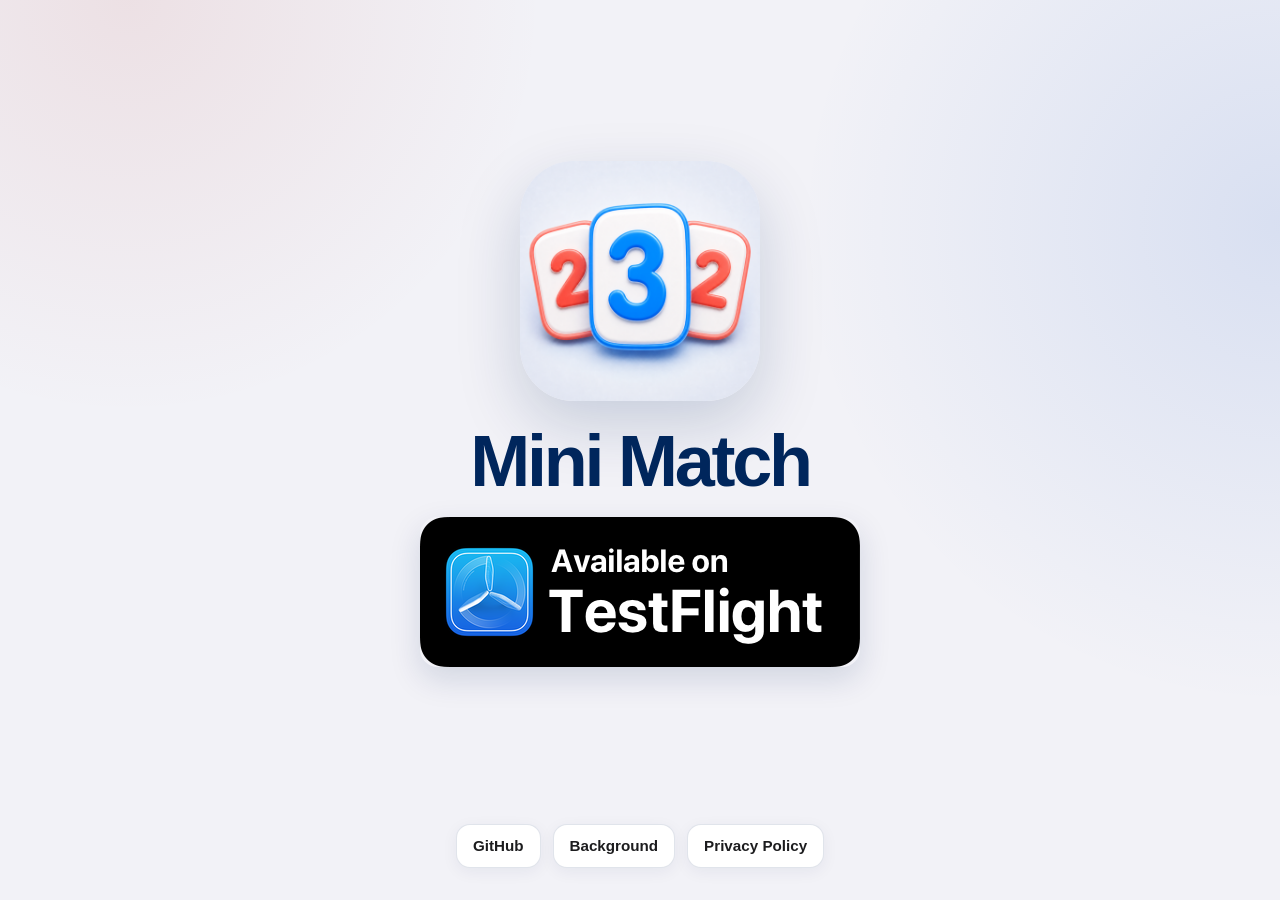
<file: apps/web/index.html>
<!doctype html>
<html lang="en">
  <head>
    <meta charset="utf-8">
    <meta name="viewport" content="width=device-width, initial-scale=1">
    <meta name="description" content="Join the Mini Match beta on TestFlight.">
    <title>Mini Match</title>
    <link rel="icon" href="assets/mini-match-logo.png">
    <link rel="stylesheet" href="assets/styles.css?v=4">
  </head>
  <body class="home">
    <main class="home-content">
      <img class="logo" src="assets/mini-match-logo.png" alt="Mini Match logo">
      <h1>Mini Match</h1>
      <a class="testflight-link" href="https://testflight.apple.com/join/595Sp2DW">
        <img
          class="testflight-badge"
          src="assets/available-on-testflight.png"
          alt="Available on TestFlight"
          width="440"
          height="150"
        >
      </a>
    </main>
    <nav class="home-links" aria-label="Mini Match links">
      <a href="https://github.com/YazdanRa/mini-match">GitHub</a>
      <a href="background/">Background</a>
      <a href="privacy/">Privacy Policy</a>
    </nav>
  </body>
</html>
</file>
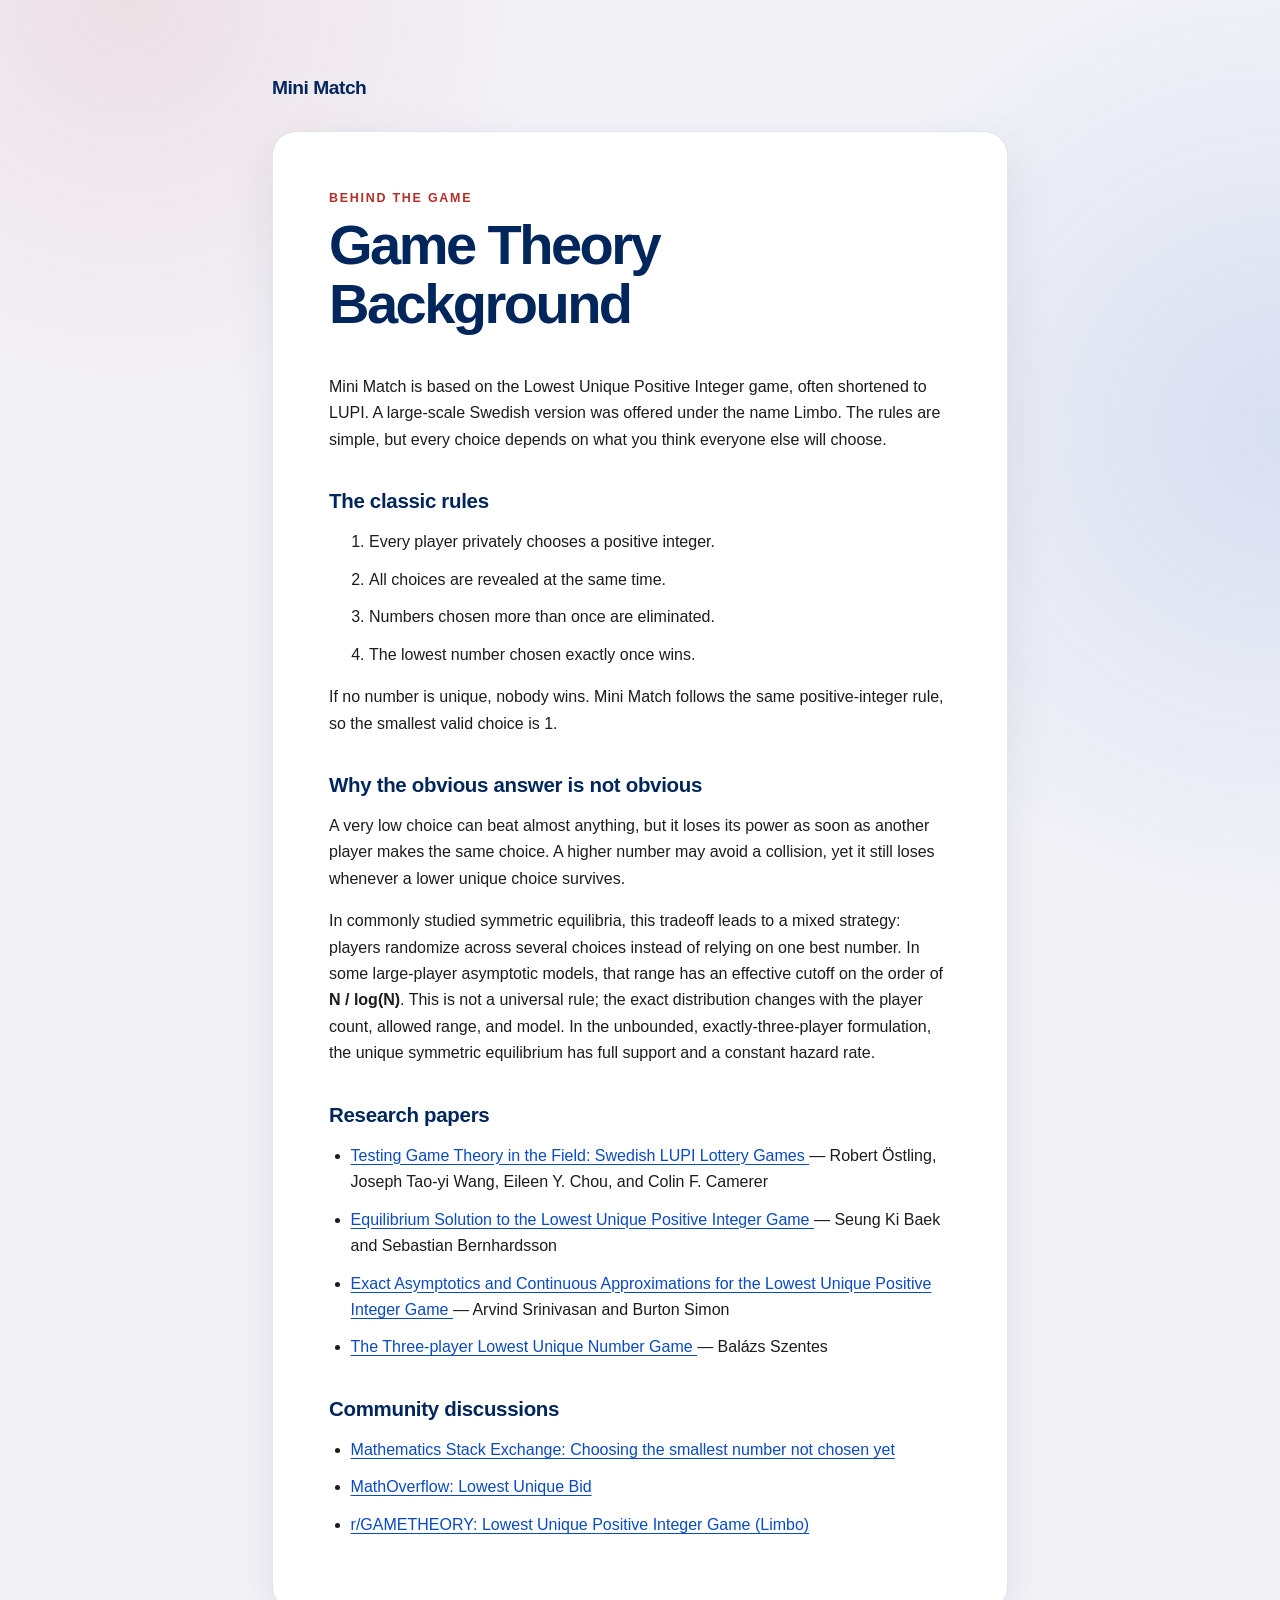
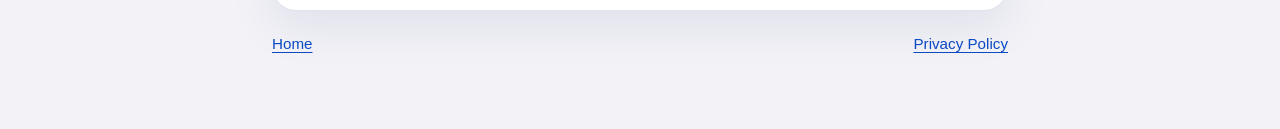
<file: apps/web/background/index.html>
<!doctype html>
<html lang="en">
  <head>
    <meta charset="utf-8">
    <meta name="viewport" content="width=device-width, initial-scale=1">
    <meta
      name="description"
      content="The Lowest Unique Positive Integer game theory behind Mini Match."
    >
    <title>Game Theory Background — Mini Match</title>
    <link rel="icon" href="../assets/mini-match-logo.png">
    <link rel="stylesheet" href="../assets/styles.css?v=3">
  </head>
  <body>
    <main class="legal-page">
      <a class="brand" href="../">Mini Match</a>

      <article>
        <header>
          <p class="eyebrow">Behind the game</p>
          <h1>Game Theory Background</h1>
        </header>

        <p>
          Mini Match is based on the Lowest Unique Positive Integer game, often shortened to LUPI.
          A large-scale Swedish version was offered under the name Limbo. The rules are simple, but
          every choice depends on what you think everyone else will choose.
        </p>

        <h2>The classic rules</h2>
        <ol>
          <li>Every player privately chooses a positive integer.</li>
          <li>All choices are revealed at the same time.</li>
          <li>Numbers chosen more than once are eliminated.</li>
          <li>The lowest number chosen exactly once wins.</li>
        </ol>
        <p>
          If no number is unique, nobody wins. Mini Match follows the same positive-integer rule,
          so the smallest valid choice is 1.
        </p>

        <h2>Why the obvious answer is not obvious</h2>
        <p>
          A very low choice can beat almost anything, but it loses its power as soon as another
          player makes the same choice. A higher number may avoid a collision, yet it still loses
          whenever a lower unique choice survives.
        </p>
        <p>
          In commonly studied symmetric equilibria, this tradeoff leads to a mixed strategy:
          players randomize across several choices instead of relying on one best number. In some
          large-player asymptotic models, that range has an effective cutoff on the order of
          <strong>N / log(N)</strong>. This is not a universal rule; the exact distribution changes
          with the player count, allowed range, and model. In the unbounded, exactly-three-player
          formulation, the unique symmetric equilibrium has full support and a constant hazard
          rate.
        </p>

        <h2>Research papers</h2>
        <ul>
          <li>
            <a href="https://www.stat.berkeley.edu/~aldous/157/Papers/ostling.pdf">
              Testing Game Theory in the Field: Swedish LUPI Lottery Games
            </a>
            — Robert Östling, Joseph Tao-yi Wang, Eileen Y. Chou, and Colin F. Camerer
          </li>
          <li>
            <a href="https://arxiv.org/pdf/1001.1065">
              Equilibrium Solution to the Lowest Unique Positive Integer Game
            </a>
            — Seung Ki Baek and Sebastian Bernhardsson
          </li>
          <li>
            <a href="https://doi.org/10.1007/s00182-023-00881-0">
              Exact Asymptotics and Continuous Approximations for the Lowest Unique Positive
              Integer Game
            </a>
            — Arvind Srinivasan and Burton Simon
          </li>
          <li>
            <a href="https://doi.org/10.1016/j.econlet.2025.112299">
              The Three-player Lowest Unique Number Game
            </a>
            — Balázs Szentes
          </li>
        </ul>

        <h2>Community discussions</h2>
        <ul>
          <li>
            <a
              href="https://math.stackexchange.com/questions/80714/game-theory-choosing-the-smallest-number-not-chosen-yet"
            >
              Mathematics Stack Exchange: Choosing the smallest number not chosen yet
            </a>
          </li>
          <li>
            <a href="https://mathoverflow.net/questions/27004/lowest-unique-bid">
              MathOverflow: Lowest Unique Bid
            </a>
          </li>
          <li>
            <a
              href="https://www.reddit.com/r/GAMETHEORY/comments/1fdk0s5/lowest_unique_positive_integer_gamelimbo/"
            >
              r/GAMETHEORY: Lowest Unique Positive Integer Game (Limbo)
            </a>
          </li>
        </ul>
      </article>

      <nav class="legal-nav" aria-label="Website pages">
        <a href="../">Home</a>
        <a href="../privacy/">Privacy Policy</a>
      </nav>
    </main>
  </body>
</html>
</file>
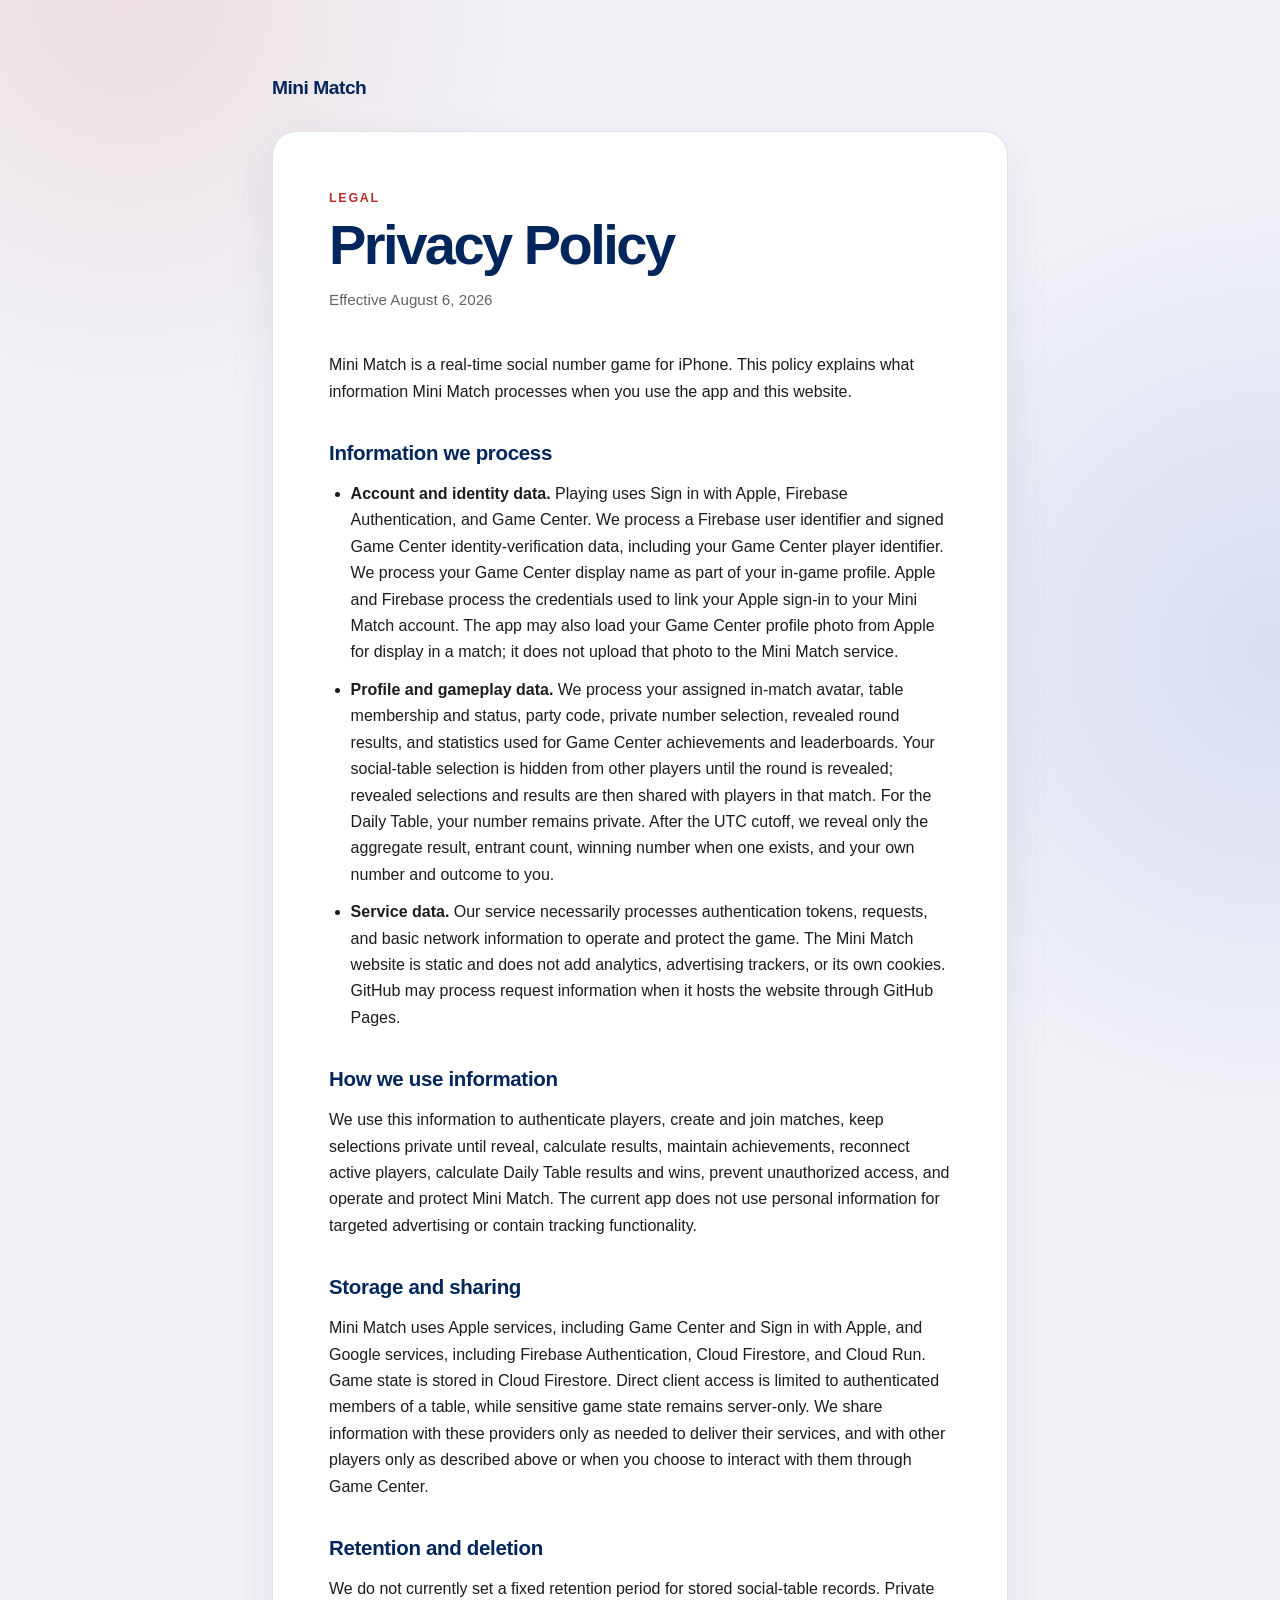
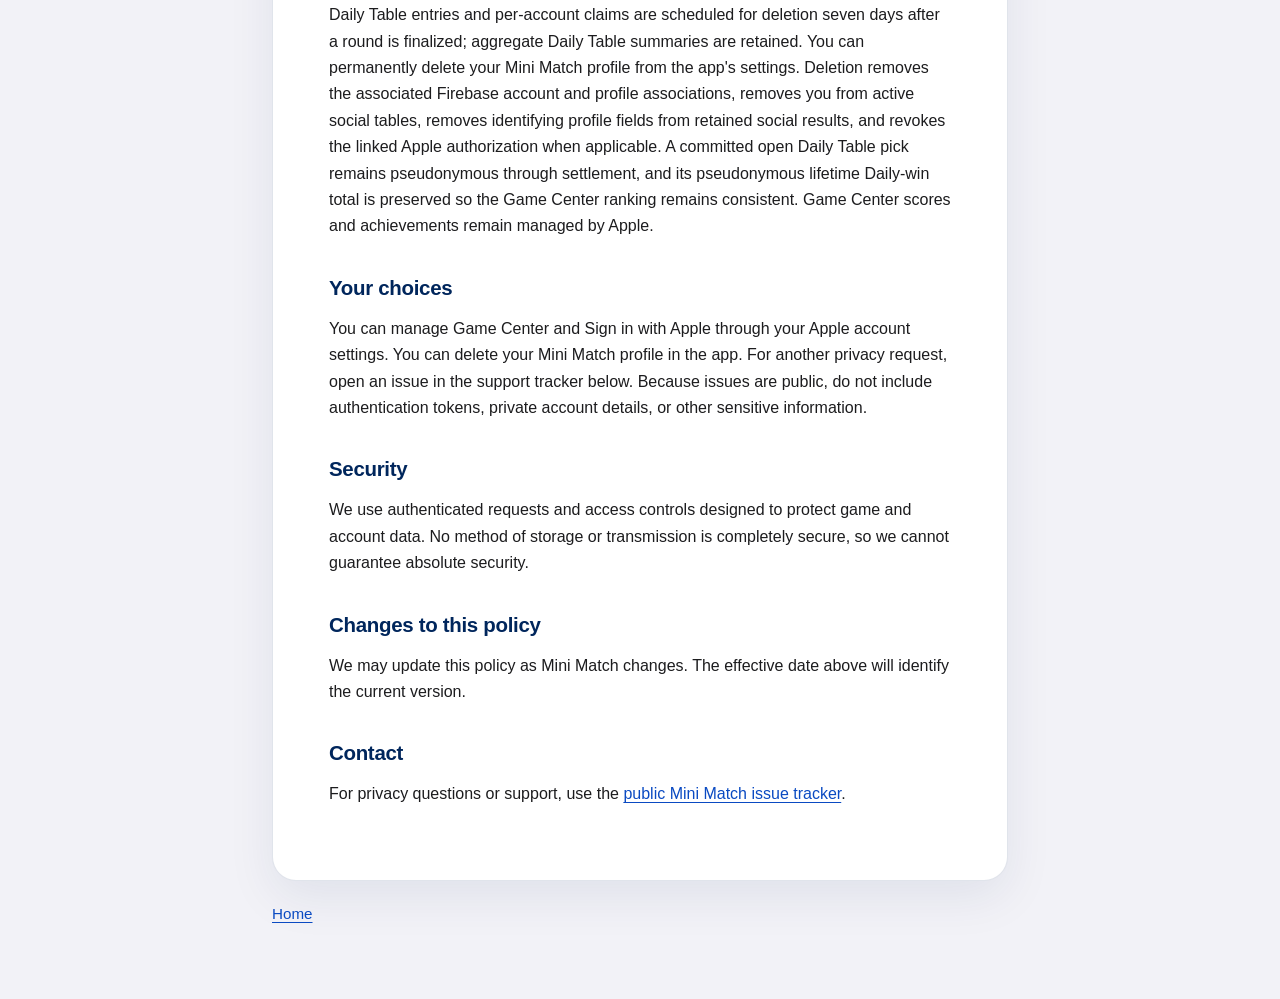
<file: apps/web/privacy/index.html>
<!doctype html>
<html lang="en">
  <head>
    <meta charset="utf-8">
    <meta name="viewport" content="width=device-width, initial-scale=1">
    <meta name="description" content="Privacy Policy for Mini Match.">
    <title>Privacy Policy — Mini Match</title>
    <link rel="icon" href="../assets/mini-match-logo.png">
    <link rel="stylesheet" href="../assets/styles.css?v=3">
  </head>
  <body>
    <main class="legal-page">
      <a class="brand" href="../">Mini Match</a>

      <article>
        <header>
          <p class="eyebrow">Legal</p>
          <h1>Privacy Policy</h1>
          <p class="effective-date">Effective August 6, 2026</p>
        </header>

        <p>
          Mini Match is a real-time social number game for iPhone. This policy explains what
          information Mini Match processes when you use the app and this website.
        </p>

        <h2>Information we process</h2>
        <ul>
          <li>
            <strong>Account and identity data.</strong> Playing uses Sign in with Apple, Firebase
            Authentication, and Game Center. We process a Firebase user identifier and signed Game
            Center identity-verification data, including your Game Center player identifier. We
            process your Game Center display name as part of your in-game profile. Apple and Firebase
            process the credentials used to link your Apple sign-in to your Mini Match account. The
            app may also load your Game Center profile photo from Apple for display in a match; it
            does not upload that photo to the Mini Match service.
          </li>
          <li>
            <strong>Profile and gameplay data.</strong> We process your assigned in-match avatar, table
            membership and status, party code, private number selection, revealed round results,
            and statistics used for Game Center achievements and leaderboards. Your social-table
            selection is hidden from other players until the round is revealed; revealed selections
            and results are then shared with players in that match. For the Daily Table, your number
            remains private. After the UTC cutoff, we reveal only the aggregate result, entrant count,
            winning number when one exists, and your own number and outcome to you.
          </li>
          <li>
            <strong>Service data.</strong> Our service necessarily processes authentication tokens,
            requests, and basic network information to operate and protect the game. The Mini Match
            website is static and does not add analytics, advertising trackers, or its own cookies.
            GitHub may process request information when it hosts the website through GitHub Pages.
          </li>
        </ul>

        <h2>How we use information</h2>
        <p>
          We use this information to authenticate players, create and join matches, keep selections
          private until reveal, calculate results, maintain achievements, reconnect active players,
          calculate Daily Table results and wins, prevent unauthorized access, and operate and
          protect Mini Match. The current app does not use personal information for targeted
          advertising or contain tracking functionality.
        </p>

        <h2>Storage and sharing</h2>
        <p>
          Mini Match uses Apple services, including Game Center and Sign in with Apple, and Google
          services, including Firebase Authentication, Cloud Firestore, and Cloud Run. Game state is
          stored in Cloud Firestore. Direct client access is limited to authenticated members of a
          table, while sensitive game state remains server-only. We share information with these
          providers only as needed to deliver their services, and with other players only as
          described above or when you choose to interact with them through Game Center.
        </p>

        <h2>Retention and deletion</h2>
        <p>
          We do not currently set a fixed retention period for stored social-table records. Private
          Daily Table entries and per-account claims are scheduled for deletion seven days after a
          round is finalized; aggregate Daily Table summaries are retained. You can permanently
          delete your Mini Match profile from the app's settings. Deletion removes the associated
          Firebase account and profile associations, removes you from active social tables, removes
          identifying profile fields from retained social results, and revokes the linked Apple
          authorization when applicable. A committed open Daily Table pick remains pseudonymous
          through settlement, and its pseudonymous lifetime Daily-win total is preserved so the
          Game Center ranking remains consistent. Game Center scores and achievements remain
          managed by Apple.
        </p>

        <h2>Your choices</h2>
        <p>
          You can manage Game Center and Sign in with Apple through your Apple account settings. You
          can delete your Mini Match profile in the app. For another privacy request, open an issue
          in the support tracker below. Because issues are public, do not include authentication
          tokens, private account details, or other sensitive information.
        </p>

        <h2>Security</h2>
        <p>
          We use authenticated requests and access controls designed to protect game and account
          data. No method of storage or transmission is completely secure, so we cannot guarantee
          absolute security.
        </p>

        <h2>Changes to this policy</h2>
        <p>
          We may update this policy as Mini Match changes. The effective date above will identify
          the current version.
        </p>

        <h2>Contact</h2>
        <p>
          For privacy questions or support, use the
          <a href="https://github.com/YazdanRa/mini-match/issues">public Mini Match issue tracker</a>.
        </p>
      </article>

      <nav class="legal-nav" aria-label="Legal pages">
        <a href="../">Home</a>
      </nav>
    </main>
  </body>
</html>
</file>
<file: apps/web/assets/styles.css>
:root {
  color-scheme: light dark;
  font-family: ui-rounded, "SF Pro Rounded", -apple-system, BlinkMacSystemFont, "Segoe UI", sans-serif;
  font-synthesis: none;
  --background: #f2f2f7;
  --surface: #ffffff;
  --text: #1c1c1e;
  --muted: #636366;
  --blue: #0a4ac2;
  --coral: #b52e29;
  --border: rgba(0, 38, 92, 0.12);
}

* {
  box-sizing: border-box;
}

html {
  min-height: 100%;
  background: var(--background);
}

body {
  min-height: 100vh;
  margin: 0;
  color: var(--text);
  background:
    radial-gradient(circle at 10% 0%, rgba(181, 46, 41, 0.09), transparent 26rem),
    radial-gradient(circle at 100% 25%, rgba(10, 74, 194, 0.11), transparent 30rem),
    var(--background);
}

a {
  color: var(--blue);
  text-underline-offset: 0.18em;
}

a:hover {
  color: var(--coral);
}

a:focus-visible {
  border-radius: 0.2rem;
  outline: 3px solid var(--blue);
  outline-offset: 3px;
}

.home {
  display: grid;
  grid-template-rows: 1fr auto;
  min-height: 100svh;
  padding: clamp(1.25rem, 4vw, 2rem);
}

.home-content {
  display: grid;
  align-self: center;
  justify-self: center;
  justify-items: center;
  text-align: center;
}

.logo {
  width: clamp(9rem, 32vw, 15rem);
  height: auto;
  border-radius: 22.5%;
  box-shadow: 0 1.5rem 4rem rgba(0, 38, 92, 0.18);
}

.home h1 {
  margin: 1.5rem 0 0;
  color: #00265c;
  font-size: clamp(2.5rem, 8vw, 4.5rem);
  font-weight: 800;
  letter-spacing: -0.045em;
  line-height: 1;
}

.testflight-link {
  display: block;
  width: min(100%, 27.5rem);
  margin-top: 1.25rem;
  border-radius: 1.1rem;
  box-shadow: 0 0.75rem 2rem rgba(0, 38, 92, 0.14);
}

.testflight-link:hover {
  opacity: 0.9;
}

.testflight-link:focus-visible {
  border-radius: 1.1rem;
}

.testflight-badge {
  display: block;
  width: 100%;
  height: auto;
  border-radius: 1.1rem;
}

.home-links {
  display: flex;
  flex-wrap: wrap;
  justify-content: center;
  gap: 0.75rem;
  margin-top: 1.75rem;
  justify-self: center;
}

.home-links a {
  display: inline-flex;
  align-items: center;
  justify-content: center;
  min-height: 44px;
  padding: 0.7rem 1rem;
  border: 1px solid var(--border);
  border-radius: 0.875rem;
  background: var(--surface);
  color: var(--text);
  font-size: 0.95rem;
  font-weight: 600;
  line-height: 1;
  text-decoration: none;
  white-space: nowrap;
  box-shadow: 0 0.25rem 1rem rgba(0, 38, 92, 0.06);
}

.home-links a:hover {
  border-color: var(--blue);
  color: var(--blue);
}

.home-links a:focus-visible {
  border-radius: 0.875rem;
}

.legal-page {
  width: min(100% - 2rem, 46rem);
  margin: 0 auto;
  padding: clamp(2rem, 6vw, 5rem) 0;
}

.brand {
  display: inline-block;
  margin-bottom: 2rem;
  color: #00265c;
  font-size: 1.2rem;
  font-weight: 800;
  letter-spacing: -0.025em;
  text-decoration: none;
}

article {
  padding: clamp(1.5rem, 5vw, 3.5rem);
  border: 1px solid var(--border);
  border-radius: 1.5rem;
  background: var(--surface);
  box-shadow: 0 1rem 3rem rgba(0, 38, 92, 0.08);
}

article header {
  margin-bottom: 2.5rem;
}

.eyebrow {
  margin: 0 0 0.5rem;
  color: var(--coral);
  font-size: 0.78rem;
  font-weight: 800;
  letter-spacing: 0.14em;
  text-transform: uppercase;
}

article h1 {
  margin: 0;
  color: #00265c;
  font-size: clamp(2.25rem, 8vw, 3.5rem);
  letter-spacing: -0.045em;
  line-height: 1.05;
}

.effective-date {
  margin: 0.75rem 0 0;
  color: var(--muted);
  font-size: 0.95rem;
}

article h2 {
  margin: 2.25rem 0 0.6rem;
  color: #00265c;
  font-size: 1.28rem;
  letter-spacing: -0.015em;
}

article p,
article li {
  line-height: 1.65;
}

article ul {
  padding-left: 1.35rem;
}

article li + li {
  margin-top: 0.7rem;
}

.legal-nav {
  display: flex;
  justify-content: space-between;
  gap: 1rem;
  padding: 1.5rem 0 0;
  font-size: 0.95rem;
}

@media (prefers-color-scheme: dark) {
  :root {
    --background: #101114;
    --surface: #1c1c1e;
    --text: #f2f2f7;
    --muted: #aeaeb2;
    --blue: #6ea0ff;
    --coral: #ff746c;
    --border: rgba(255, 255, 255, 0.1);
  }

  .home h1,
  .brand,
  article h1,
  article h2 {
    color: #f2f2f7;
  }
}
</file>
